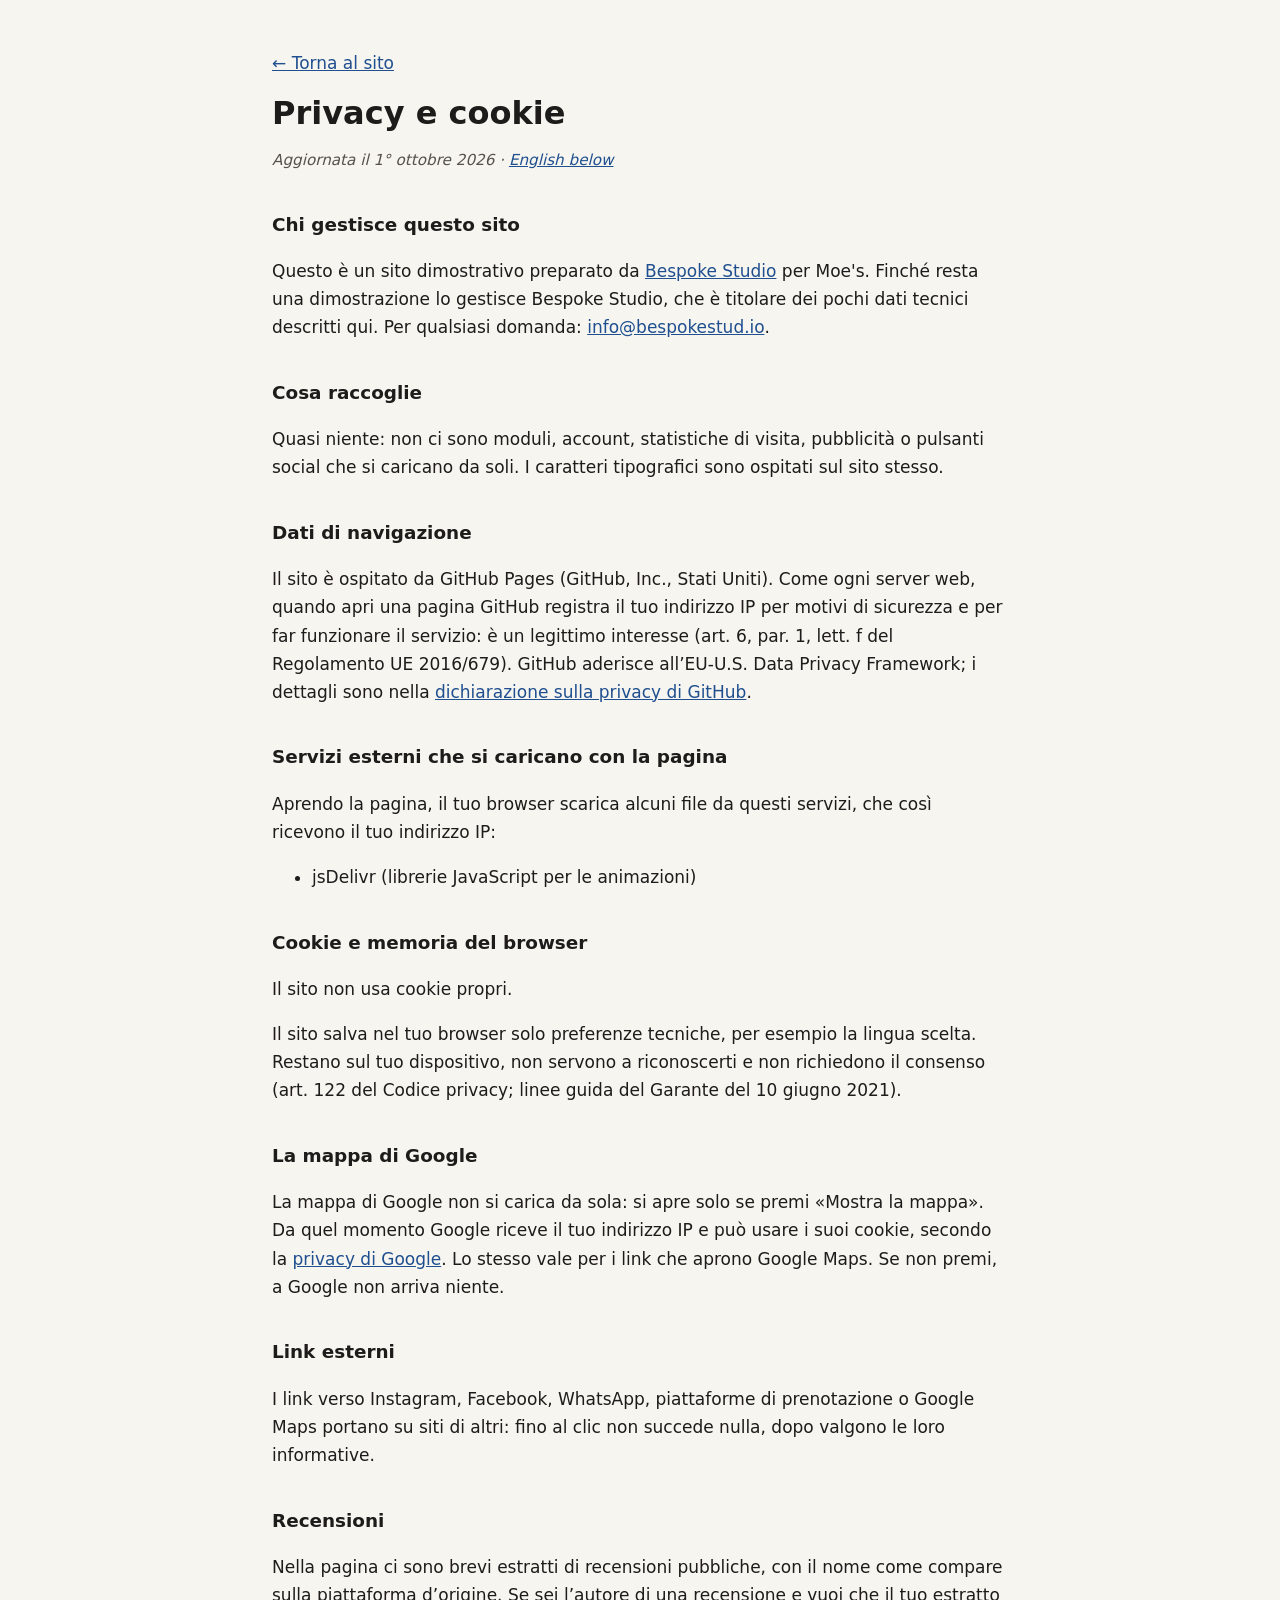
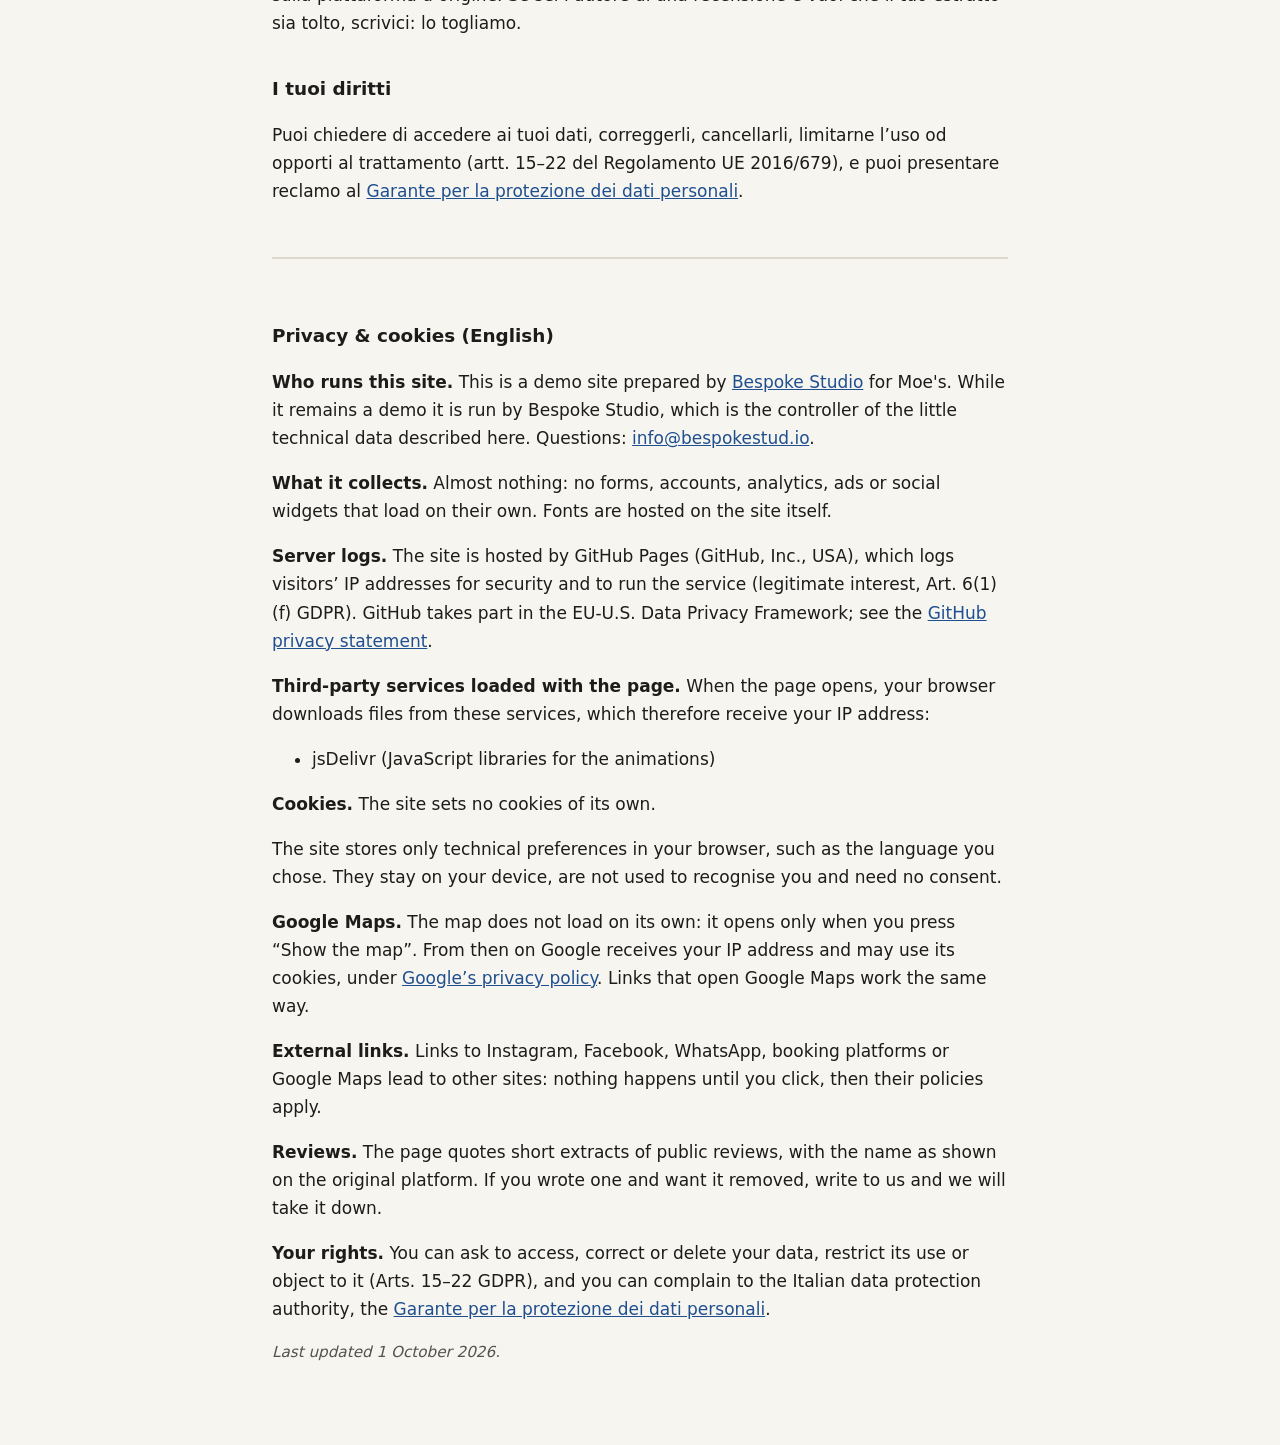
<file: privacy.html>
<!DOCTYPE html>
<html lang="it">
<head>
  <meta charset="UTF-8">
  <meta name="viewport" content="width=device-width, initial-scale=1.0">
  <meta name="robots" content="noindex">
  <title>Privacy e cookie · Moe's</title>
  <meta name="description" content="Informativa privacy e cookie del sito Moe's.">
  <style>
    body { margin: 0; background: #f7f5f0; color: #1d1c1a; font: 17px/1.65 system-ui, -apple-system, "Segoe UI", Roboto, sans-serif; }
    main { max-width: 46rem; margin: 0 auto; padding: 32px 20px 64px; }
    h1 { font-size: 2rem; line-height: 1.2; margin: 0.4em 0 0.2em; }
    h2 { font-size: 1.15rem; margin: 2em 0 0.4em; }
    a { color: #1f4f8f; }
    .data { color: #55524c; font-style: italic; font-size: 0.95rem; }
    .en { margin-top: 3em; padding-top: 1.5em; border-top: 2px solid #ddd8cc; }
    code { font-size: 0.9em; background: #ebe7dc; padding: 0 4px; border-radius: 3px; }
  </style>
</head>
<body>
<main>
  <p><a href="index.html">← Torna al sito</a></p>
  <h1>Privacy e cookie</h1>
  <p class="data">Aggiornata il 1° ottobre 2026 · <a href="#english" lang="en">English below</a></p>
  <h2>Chi gestisce questo sito</h2>
  <p>Questo è un sito dimostrativo preparato da <a href="https://bespokestud.io" rel="noopener">Bespoke Studio</a> per Moe's. Finché resta una dimostrazione lo gestisce Bespoke Studio, che è titolare dei pochi dati tecnici descritti qui. Per qualsiasi domanda: <a href="mailto:info@bespokestud.io">info@bespokestud.io</a>.</p>
  <h2>Cosa raccoglie</h2>
  <p>Quasi niente: non ci sono moduli, account, statistiche di visita, pubblicità o pulsanti social che si caricano da soli. I caratteri tipografici sono ospitati sul sito stesso.</p>
  <h2>Dati di navigazione</h2>
  <p>Il sito è ospitato da GitHub Pages (GitHub, Inc., Stati Uniti). Come ogni server web, quando apri una pagina GitHub registra il tuo indirizzo IP per motivi di sicurezza e per far funzionare il servizio: è un legittimo interesse (art. 6, par. 1, lett. f del Regolamento UE 2016/679). GitHub aderisce all’EU-U.S. Data Privacy Framework; i dettagli sono nella <a href="https://docs.github.com/site-policy/privacy-policies/github-general-privacy-statement" rel="noopener">dichiarazione sulla privacy di GitHub</a>.</p>
  <h2>Servizi esterni che si caricano con la pagina</h2>
  <p>Aprendo la pagina, il tuo browser scarica alcuni file da questi servizi, che così ricevono il tuo indirizzo IP:</p>
  <ul><li>jsDelivr (librerie JavaScript per le animazioni)</li></ul>
  <h2>Cookie e memoria del browser</h2>
  <p>Il sito non usa cookie propri.</p>
  <p>Il sito salva nel tuo browser solo preferenze tecniche, per esempio la lingua scelta. Restano sul tuo dispositivo, non servono a riconoscerti e non richiedono il consenso (art. 122 del Codice privacy; linee guida del Garante del 10 giugno 2021).</p>
  <h2>La mappa di Google</h2>
  <p>La mappa di Google non si carica da sola: si apre solo se premi «Mostra la mappa». Da quel momento Google riceve il tuo indirizzo IP e può usare i suoi cookie, secondo la <a href="https://policies.google.com/privacy?hl=it" rel="noopener">privacy di Google</a>. Lo stesso vale per i link che aprono Google Maps. Se non premi, a Google non arriva niente.</p>
  <h2>Link esterni</h2>
  <p>I link verso Instagram, Facebook, WhatsApp, piattaforme di prenotazione o Google Maps portano su siti di altri: fino al clic non succede nulla, dopo valgono le loro informative.</p>
  <h2>Recensioni</h2>
  <p>Nella pagina ci sono brevi estratti di recensioni pubbliche, con il nome come compare sulla piattaforma d’origine. Se sei l’autore di una recensione e vuoi che il tuo estratto sia tolto, scrivici: lo togliamo.</p>
  <h2>I tuoi diritti</h2>
  <p>Puoi chiedere di accedere ai tuoi dati, correggerli, cancellarli, limitarne l’uso od opporti al trattamento (artt. 15–22 del Regolamento UE 2016/679), e puoi presentare reclamo al <a href="https://www.garanteprivacy.it" rel="noopener">Garante per la protezione dei dati personali</a>.</p>
  <div class="en" id="english" lang="en">
    <h2>Privacy &amp; cookies (English)</h2>
    <p><strong>Who runs this site.</strong> This is a demo site prepared by <a href="https://bespokestud.io" rel="noopener">Bespoke Studio</a> for Moe's. While it remains a demo it is run by Bespoke Studio, which is the controller of the little technical data described here. Questions: <a href="mailto:info@bespokestud.io">info@bespokestud.io</a>.</p>
    <p><strong>What it collects.</strong> Almost nothing: no forms, accounts, analytics, ads or social widgets that load on their own. Fonts are hosted on the site itself.</p>
    <p><strong>Server logs.</strong> The site is hosted by GitHub Pages (GitHub, Inc., USA), which logs visitors’ IP addresses for security and to run the service (legitimate interest, Art. 6(1)(f) GDPR). GitHub takes part in the EU-U.S. Data Privacy Framework; see the <a href="https://docs.github.com/site-policy/privacy-policies/github-general-privacy-statement" rel="noopener">GitHub privacy statement</a>.</p>
    <p><strong>Third-party services loaded with the page.</strong> When the page opens, your browser downloads files from these services, which therefore receive your IP address:</p><ul><li>jsDelivr (JavaScript libraries for the animations)</li></ul>
    <p><strong>Cookies.</strong> The site sets no cookies of its own.</p>
    <p>The site stores only technical preferences in your browser, such as the language you chose. They stay on your device, are not used to recognise you and need no consent.</p>
    <p><strong>Google Maps.</strong> The map does not load on its own: it opens only when you press “Show the map”. From then on Google receives your IP address and may use its cookies, under <a href="https://policies.google.com/privacy?hl=en" rel="noopener">Google’s privacy policy</a>. Links that open Google Maps work the same way.</p>
    <p><strong>External links.</strong> Links to Instagram, Facebook, WhatsApp, booking platforms or Google Maps lead to other sites: nothing happens until you click, then their policies apply.</p>
    <p><strong>Reviews.</strong> The page quotes short extracts of public reviews, with the name as shown on the original platform. If you wrote one and want it removed, write to us and we will take it down.</p>
    <p><strong>Your rights.</strong> You can ask to access, correct or delete your data, restrict its use or object to it (Arts. 15–22 GDPR), and you can complain to the Italian data protection authority, the <a href="https://www.garanteprivacy.it" rel="noopener">Garante per la protezione dei dati personali</a>.</p>
    <p class="data">Last updated 1 October 2026.</p>
  </div>
</main>
</body>
</html>
</file>
